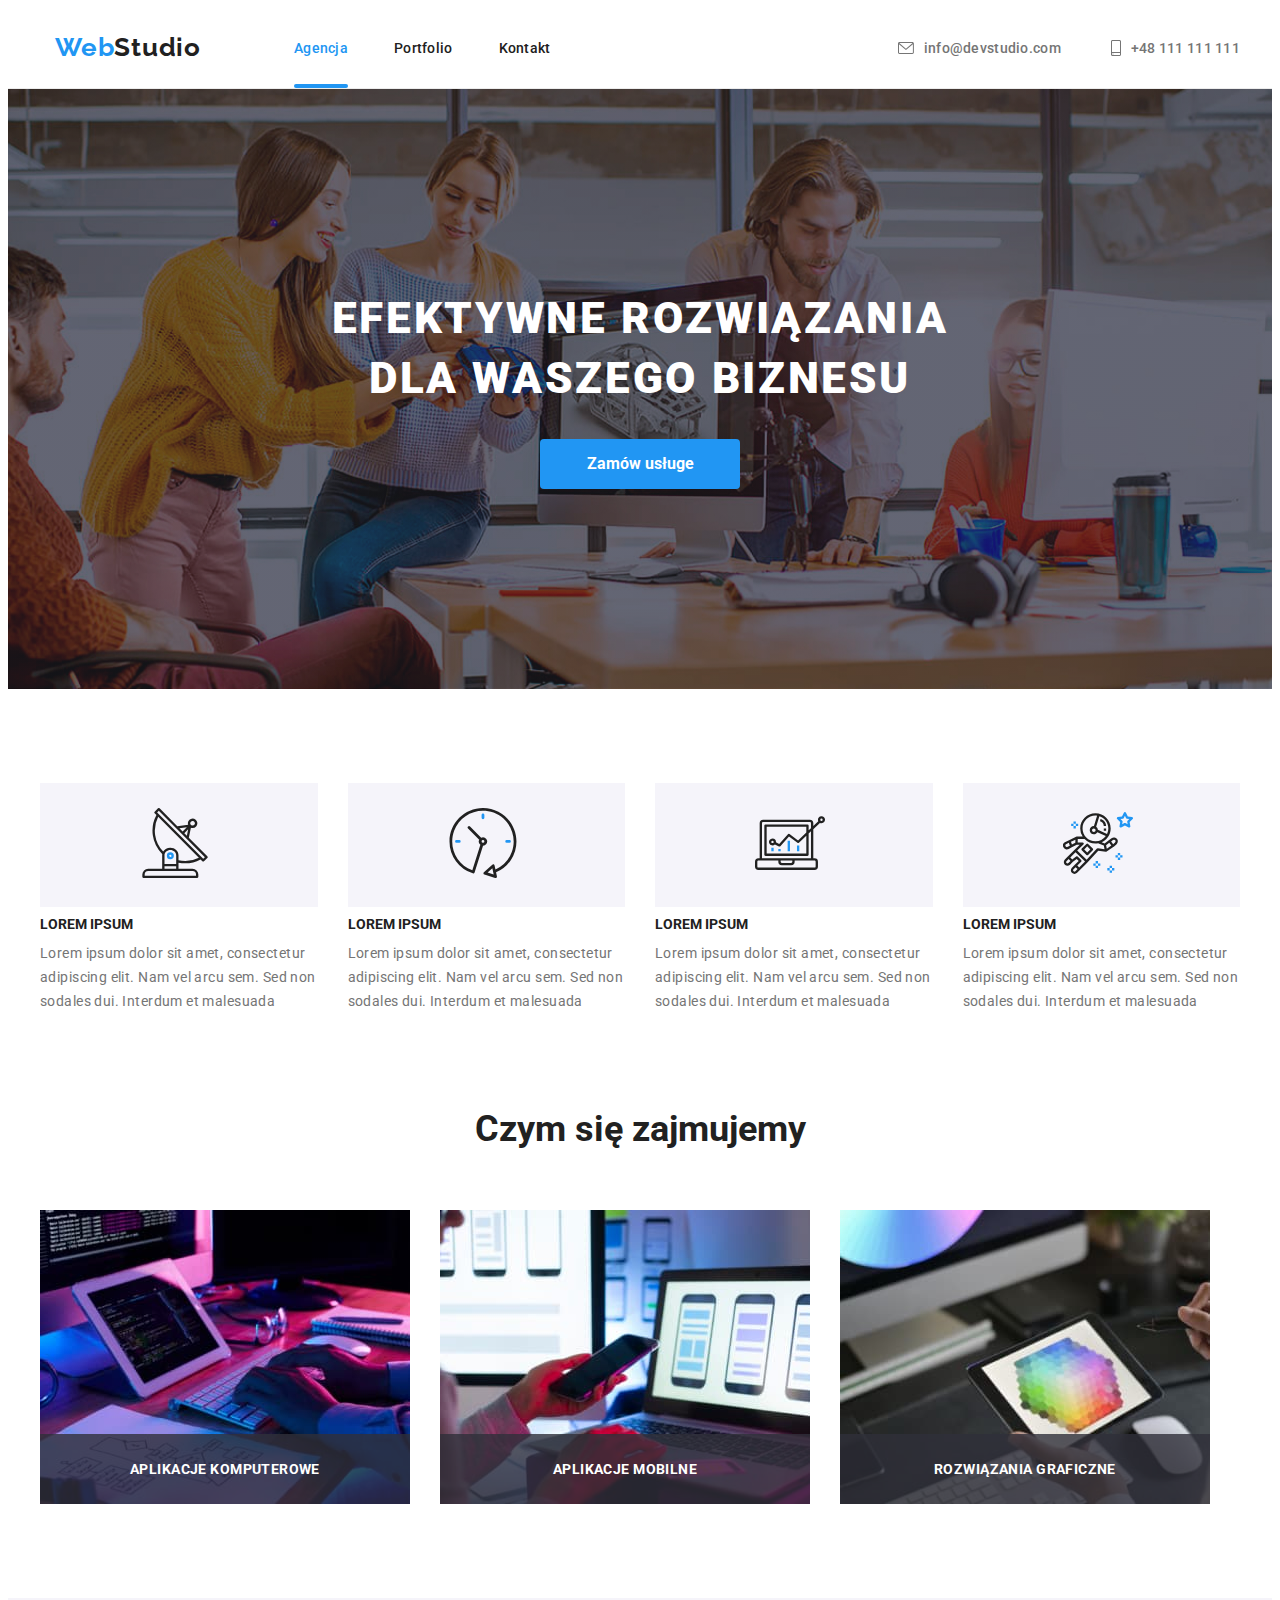
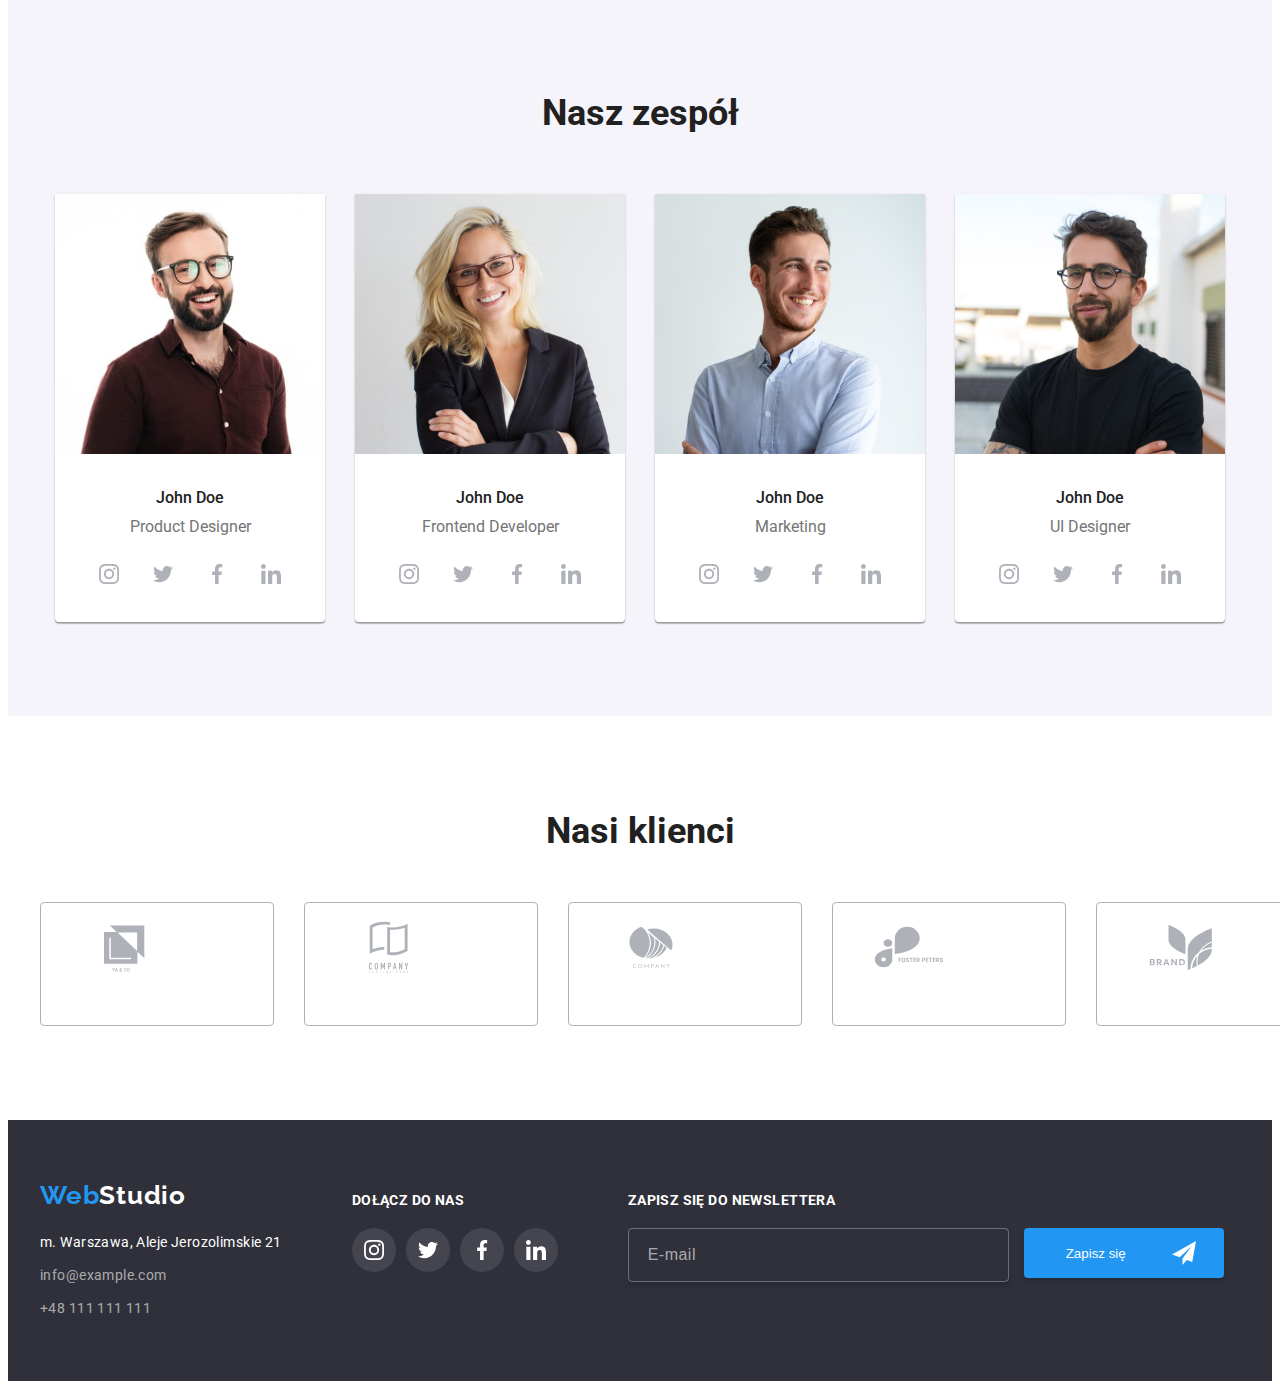
<file: index.html>
<!DOCTYPE html>
<html lang="pl">
  <head>
    <meta charset="UTF-8" />
    <meta http-equiv="X-UA-Compatible" content="IE=edge" />
    <meta name="viewport" content="width=device-width, initial-scale=1.0" />
    <title>WebStudio</title>
    <link
      rel="stylesheet"
      href="https://cdnjs.cloudflare.com/ajax/libs/modern-normalize/1.1.0/modern-normalize.min.css"
      integrity="sha512-wpPYUAdjBVSE4KJnH1VR1HeZfpl1ub8YT/NKx4PuQ5NmX2tKuGu6U/JRp5y+Y8XG2tV+wKQpNHVUX03MfMFn9Q=="
      crossorigin="anonymous"
      referrerpolicy="no-referrer"
    />
    <link
      href="https://fonts.googleapis.com/css2?family=Raleway:wght@700&family=Roboto:wght@400;500;700;900&display=swap"
      rel="stylesheet"
    />
    <link href="./css/main.min.css" rel="stylesheet" />
  </head>
  <body>
    <header class="header-border">
      <div class="container container--header">
        <nav class="main-nav">
          <a class="main-nav__logo" href="./index.html"
            >Web<span class="main-nav__logo main-nav__logo--black"
              >Studio</span
            ></a
          >
          <ul class="main-nav__links">
            <li>
              <a
                class="main-nav__links-item main-nav__links-item--underline"
                href="./index.html"
                >Agencja</a
              >
            </li>
            <li>
              <a class="main-nav__links-item" href="./portfolio.html"
                >Portfolio</a
              >
            </li>
            <li><a class="main-nav__links-item" href="#">Kontakt</a></li>
          </ul>
        </nav>
        <div class="contact-links">
          <a class="contact-links__item" href="mailto:info@devstudio.com">
            <svg class="contact-links__icon" width="16" height="12">
              <use href="./images/icons.svg#icon-envelope"></use>
            </svg>
            info@devstudio.com</a
          >
          <a class="contact-links__item" href="tel:+48111111111">
            <svg class="contact-links__icon" width="10" height="16">
              <use href="./images/icons.svg#icon-smartphone"></use>
            </svg>
            +48 111 111 111</a
          >
        </div>
      </div>
    </header>
    <main>
      <div
        class="page-section__background page-section__background--dark section order__background"
      >
        <div class="container">
          <section class="order">
            <h1 class="order__text">
              Efektywne rozwiązania dla waszego biznesu
            </h1>
            <button class="order__button" type="button" data-modal-open>
              Zamów usługe
            </button>
          </section>
        </div>
      </div>
      <div class="modal-backdrop is-hidden" data-modal>
        <div class="modal">
          <button type="button" class="modal__close-btn" data-modal-close>
            <svg width="18" height="18">
              <use href="./images/icons.svg#icon-close"></use>
            </svg>
          </button>
          <span class="modal__text"
            >Zostaw swoje dane w formularzu poniżej</span
          >
          <form class="modal-form" method="post" id="id-application">
            <label class="modal-form__text" for="id-name">Imie</label>
            <div class="modal-form__svg">
              <input
                class="modal-form__input"
                type="text"
                name="name"
                id="id-name"
              />
              <svg width="18" height="18">
                <use href="./images/icons.svg#icon-person"></use>
              </svg>
            </div>
            <label class="modal-form__text" for="id-phone-number"
              >Telefon</label
            >
            <div class="modal-form__svg">
              <input
                class="modal-form__input"
                type="tel"
                name="phone"
                id="id-phone-number"
              />
              <svg width="18" height="18">
                <use href="./images/icons.svg#icon-phone-black"></use>
              </svg>
            </div>
            <label class="modal-form__text" for="id-email">Email</label>
            <div class="modal-form__svg">
              <input
                class="modal-form__input"
                type="email"
                name="email"
                id="id-email"
              />
              <svg width="18" height="18">
                <use href="./images/icons.svg#icon-email-black"></use>
              </svg>
            </div>
            <label class="modal-form__text" for="id-comment">Komentarz</label>
            <textarea
              class="modal-form__input modal-form__input--comment"
              id="id-comment"
              name="comment"
              placeholder="Wprowadź tekst"
            ></textarea>
            <div class="modal-checkbox">
              <input
                class="modal-checkbox__input"
                type="checkbox"
                name="policies"
                id="agreement"
              />
              <svg class="modal-checkbox__custom" height="15" width="16">
                <use href="./images//icons.svg#icon-tick"></use>
              </svg>
              <label class="modal-checkbox__text" for="agreement"
                >Oświadczam iż akceptuję <a href="#">Regulamin</a> i
                <a href="#">Politykę Prywatności.</a>
              </label>
            </div>
          </form>
          <button type="submit" form="id-application">Wyślij</button>
        </div>
      </div>
      <section class="page-section__background section">
        <div class="container">
          <ul class="article">
            <li>
              <article>
                <div class="article__icon">
                  <svg width="70" height="70">
                    <use href="./images/icons.svg#icon-antenna-1"></use>
                  </svg>
                </div>
                <h3 class="article__title">Lorem ipsum</h3>
                <p class="article__text">
                  Lorem ipsum dolor sit amet, consectetur adipiscing elit. Nam
                  vel arcu sem. Sed non sodales dui. Interdum et malesuada
                </p>
              </article>
            </li>
            <li>
              <article>
                <div class="article__icon">
                  <svg width="70" height="70">
                    <use href="./images/icons.svg#icon-clock-1"></use>
                  </svg>
                </div>
                <h3 class="article__title">Lorem ipsum</h3>
                <p class="article__text">
                  Lorem ipsum dolor sit amet, consectetur adipiscing elit. Nam
                  vel arcu sem. Sed non sodales dui. Interdum et malesuada
                </p>
              </article>
            </li>
            <li>
              <article>
                <div class="article__icon">
                  <svg width="70" height="70">
                    <use href="./images/icons.svg#icon-diagram-1"></use>
                  </svg>
                </div>
                <h3 class="article__title">Lorem ipsum</h3>
                <p class="article__text">
                  Lorem ipsum dolor sit amet, consectetur adipiscing elit. Nam
                  vel arcu sem. Sed non sodales dui. Interdum et malesuada
                </p>
              </article>
            </li>
            <li>
              <article>
                <div class="article__icon">
                  <svg width="70" height="70">
                    <use href="./images/icons.svg#icon-astronaut-1"></use>
                  </svg>
                </div>
                <h3 class="article__title">Lorem ipsum</h3>
                <p class="article__text">
                  Lorem ipsum dolor sit amet, consectetur adipiscing elit. Nam
                  vel arcu sem. Sed non sodales dui. Interdum et malesuada
                </p>
              </article>
            </li>
          </ul>
        </div>
      </section>
      <section class="page-section__background section">
        <div class="container container--negative-margin">
          <h2 class="section__title">Czym się zajmujemy</h2>
          <div class="photo__container">
            <div class="photo__box">
              <img
                src="./images/img1.jpg"
                alt="hands typing code on a keyboard"
                width="370"
                height="294"
              />
              <p class="photo__caption">Aplikacje komputerowe</p>
            </div>
            <div class="photo__box">
              <img
                src="./images/img2.jpg"
                alt="woman with a phone in her hand looking at phone interfaces"
                width="370"
                height="294"
              />
              <p class="photo__caption">Aplikacje mobilne</p>
            </div>
            <div class="photo__box">
              <img
                src="./images/img3.jpg"
                alt="person using a graphics tablet"
                width="370"
                height="294"
              />
              <p class="photo__caption">Rozwiązania graficzne</p>
            </div>
          </div>
        </div>
      </section>
      <section
        class="page-section__background page-section__background--grey section"
      >
        <div class="container">
          <h2 class="section__title">Nasz zespół</h2>
          <ul class="card__main-list">
            <li>
              <figure>
                <img
                  src="./images/worker1.jpg"
                  alt="picture of John Doe"
                  width="270"
                  height="260"
                />
                <figcaption class="card__text">
                  <span class="card__text card__text--dark">John Doe</span>
                  <span class="card__text card__text--light"
                    >Product Designer</span
                  >
                </figcaption>
                <ul class="card__secondary-list">
                  <li>
                    <a href="#" class="card__icon">
                      <svg width="20" height="20">
                        <use href="./images/icons.svg#icon-instagram-2"></use>
                      </svg>
                    </a>
                  </li>
                  <li>
                    <a href="#" class="card__icon">
                      <svg width="20" height="20">
                        <use href="./images/icons.svg#icon-twitter-1"></use>
                      </svg>
                    </a>
                  </li>
                  <li>
                    <a href="#" class="card__icon">
                      <svg width="20" height="20">
                        <use href="./images/icons.svg#icon-facebook-1"></use>
                      </svg>
                    </a>
                  </li>
                  <li>
                    <a href="#" class="card__icon">
                      <svg width="20" height="20">
                        <use href="./images/icons.svg#icon-linkedin-1"></use>
                      </svg>
                    </a>
                  </li>
                </ul>
              </figure>
            </li>
            <li>
              <figure>
                <img
                  src="./images/worker2.jpg"
                  alt="picture of John Doe"
                  width="270"
                  height="260"
                />
                <figcaption class="card__text">
                  <span class="card__text card__text--dark">John Doe</span>
                  <span class="card__text card__text--light"
                    >Frontend Developer</span
                  >
                </figcaption>
                <ul class="card__secondary-list">
                  <li>
                    <a href="#" class="card__icon">
                      <svg width="20" height="20">
                        <use href="./images/icons.svg#icon-instagram-2"></use>
                      </svg>
                    </a>
                  </li>
                  <li>
                    <a href="#" class="card__icon">
                      <svg width="20" height="20">
                        <use href="./images/icons.svg#icon-twitter-1"></use>
                      </svg>
                    </a>
                  </li>
                  <li>
                    <a href="#" class="card__icon">
                      <svg width="20" height="20">
                        <use href="./images/icons.svg#icon-facebook-1"></use>
                      </svg>
                    </a>
                  </li>
                  <li>
                    <a href="#" class="card__icon">
                      <svg width="20" height="20">
                        <use href="./images/icons.svg#icon-linkedin-1"></use>
                      </svg>
                    </a>
                  </li>
                </ul>
              </figure>
            </li>
            <li>
              <figure>
                <img
                  src="./images/worker3.jpg"
                  alt="picture of John Doe"
                  width="270"
                  height="260"
                />
                <figcaption class="card__text">
                  <span class="card__text card__text--dark">John Doe</span>
                  <span class="card__text card__text--light">Marketing</span>
                </figcaption>
                <ul class="card__secondary-list">
                  <li>
                    <a href="#" class="card__icon">
                      <svg width="20" height="20">
                        <use href="./images/icons.svg#icon-instagram-2"></use>
                      </svg>
                    </a>
                  </li>
                  <li>
                    <a href="#" class="card__icon">
                      <svg width="20" height="20">
                        <use href="./images/icons.svg#icon-twitter-1"></use>
                      </svg>
                    </a>
                  </li>
                  <li>
                    <a href="#" class="card__icon">
                      <svg width="20" height="20">
                        <use href="./images/icons.svg#icon-facebook-1"></use>
                      </svg>
                    </a>
                  </li>
                  <li>
                    <a href="#" class="card__icon">
                      <svg width="20" height="20">
                        <use href="./images/icons.svg#icon-linkedin-1"></use>
                      </svg>
                    </a>
                  </li>
                </ul>
              </figure>
            </li>
            <li>
              <figure>
                <img
                  src="./images/worker4.jpg"
                  alt="picture of John Doe"
                  width="270"
                  height="260"
                />
                <figcaption class="card__text">
                  <span class="card__text card__text--dark">John Doe</span>
                  <span class="card__text card__text--light">UI Designer</span>
                </figcaption>
                <ul class="card__secondary-list">
                  <li>
                    <a href="#" class="card__icon">
                      <svg width="20" height="20">
                        <use href="./images/icons.svg#icon-instagram-2"></use>
                      </svg>
                    </a>
                  </li>
                  <li>
                    <a href="#" class="card__icon">
                      <svg width="20" height="20">
                        <use href="./images/icons.svg#icon-twitter-1"></use>
                      </svg>
                    </a>
                  </li>
                  <li>
                    <a href="#" class="card__icon">
                      <svg width="20" height="20">
                        <use href="./images/icons.svg#icon-facebook-1"></use>
                      </svg>
                    </a>
                  </li>
                  <li>
                    <a href="#" class="card__icon">
                      <svg width="20" height="20">
                        <use href="./images/icons.svg#icon-linkedin-1"></use>
                      </svg>
                    </a>
                  </li>
                </ul>
              </figure>
            </li>
          </ul>
        </div>
      </section>
      <section class="section page-section__background">
        <div class="container">
          <h2 class="section__title">Nasi klienci</h2>
          <ul class="tabs__list">
            <li>
              <a href="#" class="tabs__icon">
                <svg width="106" height="60">
                  <use href="./images/icons.svg#icon-Logo"></use>
                </svg>
              </a>
            </li>
            <li>
              <a href="#" class="tabs__icon">
                <svg width="106" height="60">
                  <use href="./images/icons.svg#icon-Logo-1"></use>
                </svg>
              </a>
            </li>
            <li>
              <a href="#" class="tabs__icon">
                <svg width="106" height="60">
                  <use href="./images/icons.svg#icon-Logo-2"></use>
                </svg>
              </a>
            </li>
            <li>
              <a href="#" class="tabs__icon">
                <svg width="106" height="60">
                  <use href="./images/icons.svg#icon-Logo-3"></use>
                </svg>
              </a>
            </li>
            <li>
              <a href="#" class="tabs__icon">
                <svg width="106" height="60">
                  <use href="./images/icons.svg#icon-Logo-4"></use>
                </svg>
              </a>
            </li>
            <li>
              <a href="#" class="tabs__icon">
                <svg width="106" height="60">
                  <use href="./images/icons.svg#icon-Logo-5"></use>
                </svg>
              </a>
            </li>
          </ul>
        </div>
      </section>
    </main>
    <footer class="page-section__background page-section__background--dark">
      <div class="container container--footer">
        <div class="footer__box">
          <a class="main-nav__logo main-nav__logo--footer" href="./index.html"
            >Web<span class="main-nav__logo main-nav__logo--white"
              >Studio</span
            ></a
          >
          <address>
            m. Warszawa, Aleje Jerozolimskie 21
            <a class="contact-links__footer" href="mailto:info@example.com"
              >info@example.com</a
            >
            <a class="contact-links__footer" href="tel:+48111111111"
              >+48 111 111 111</a
            >
          </address>
        </div>
        <div class="footer-socials">
          <span class="footer__text">Dołącz do nas</span>
          <ul class="footer-socials__list">
            <li>
              <a class="footer-socials__item" href="#">
                <svg width="20" height="20">
                  <use href="./images/icons.svg#icon-instagram-2"></use>
                </svg>
              </a>
            </li>
            <li>
              <a class="footer-socials__item" href="#">
                <svg width="20" height="20">
                  <use href="./images/icons.svg#icon-twitter-1"></use>
                </svg>
              </a>
            </li>
            <li>
              <a class="footer-socials__item" href="#">
                <svg width="20" height="20">
                  <use href="./images/icons.svg#icon-facebook-1"></use>
                </svg>
              </a>
            </li>
            <li>
              <a class="footer-socials__item" href="#">
                <svg width="20" height="20">
                  <use href="./images/icons.svg#icon-linkedin-1"></use>
                </svg>
              </a>
            </li>
          </ul>
        </div>
        <div class="footer-newsletter">
          <form method="post" id="id-newsletter">
            <label class="footer-newsletter__box">
              <span class="footer__text">Zapisz się do newslettera</span>
              <input
                class="footer-newsletter__input"
                type="email"
                name="newsletter-email"
                placeholder="E-mail"
                required
              />
            </label>
          </form>
          <button type="submit" form="id-newsletter">
            Zapisz się
            <svg width="24" height="24">
              <use href="./images/icons.svg#icon-icon-send"></use>
            </svg>
          </button>
        </div>
      </div>
    </footer>
    <script src="./js/modal.js"></script>
  </body>
</html>
</file>
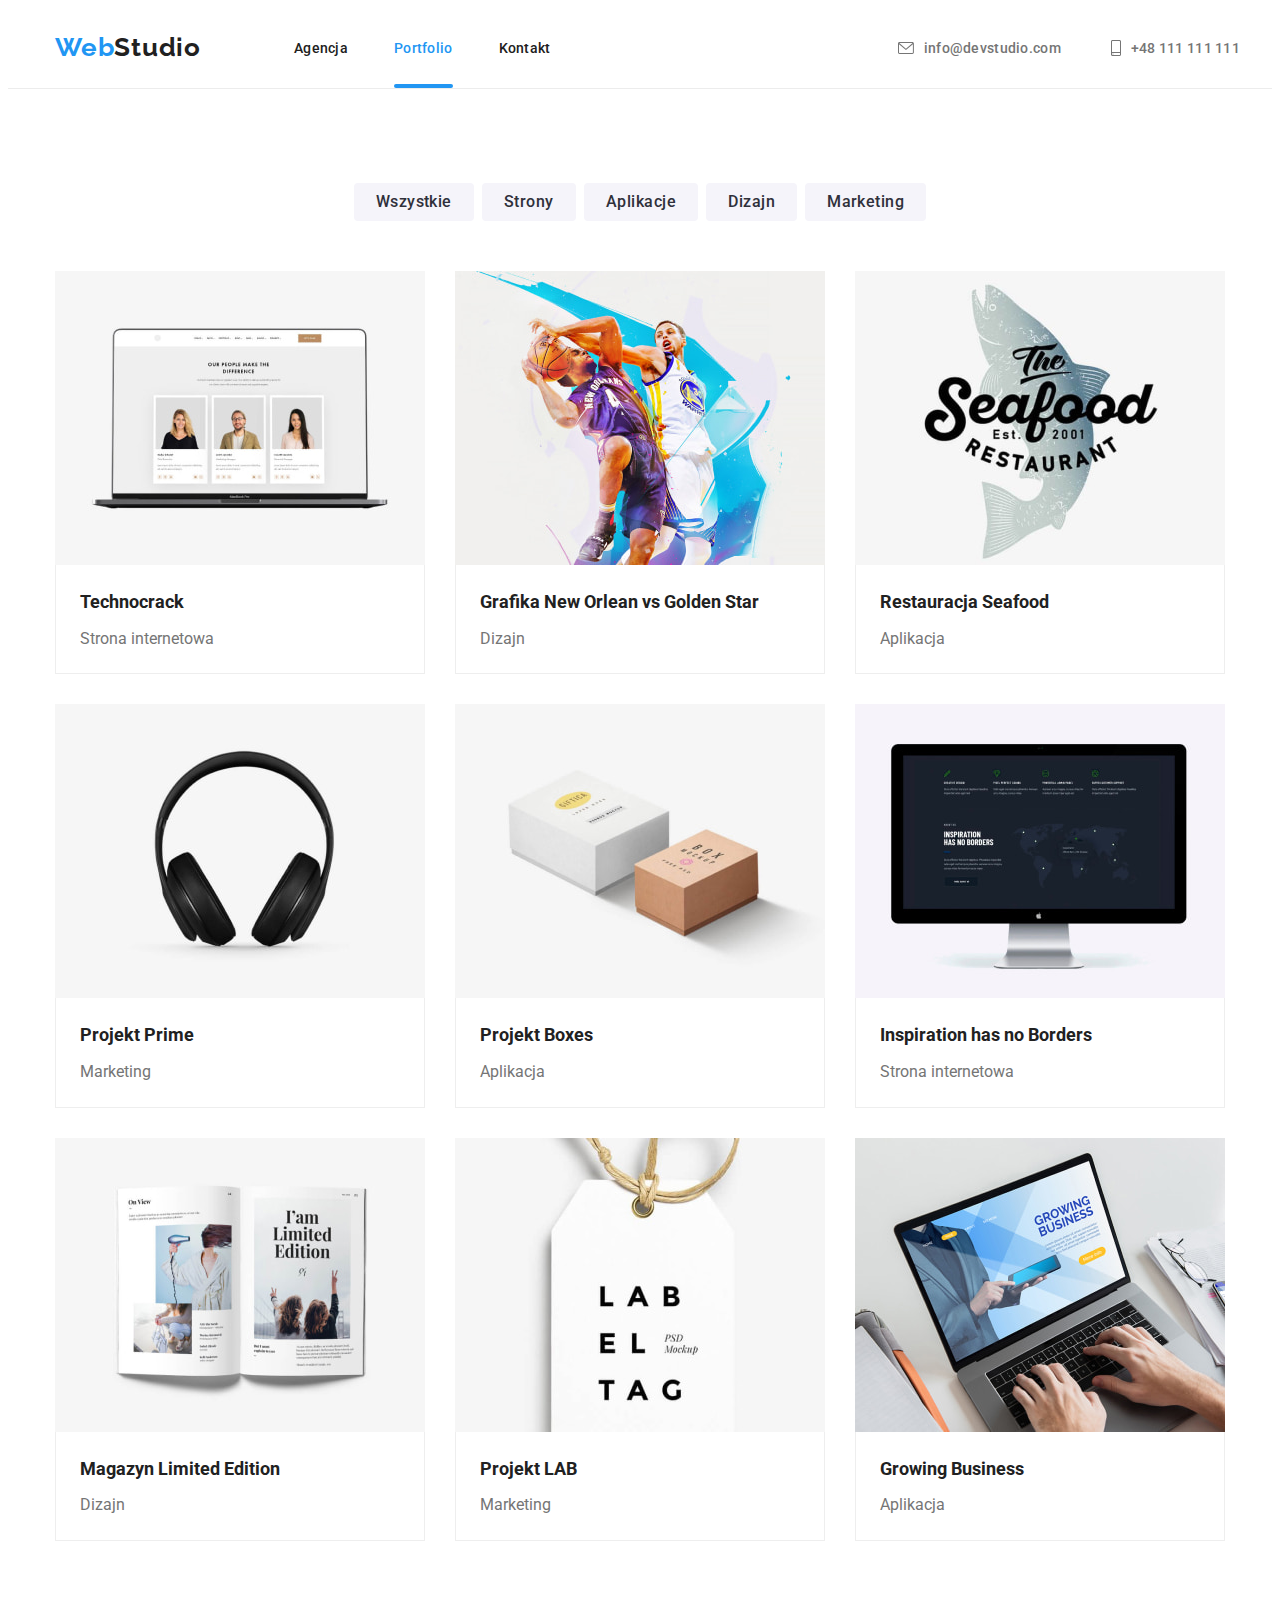
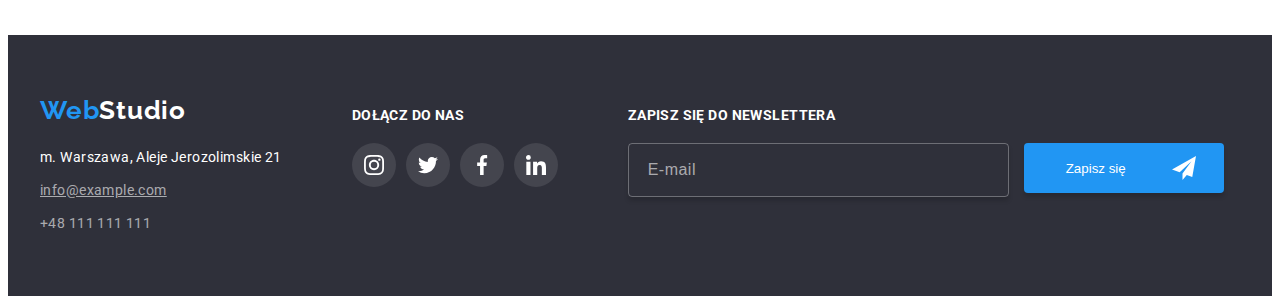
<file: portfolio.html>
<!DOCTYPE html>
<html lang="pl">
  <head>
    <meta charset="UTF-8" />
    <meta http-equiv="X-UA-Compatible" content="IE=edge" />
    <meta name="viewport" content="width=device-width, initial-scale=1.0" />
    <title>Portfolio</title>
    <link
      rel="stylesheet"
      href="https://cdnjs.cloudflare.com/ajax/libs/modern-normalize/1.1.0/modern-normalize.min.css"
      integrity="sha512-wpPYUAdjBVSE4KJnH1VR1HeZfpl1ub8YT/NKx4PuQ5NmX2tKuGu6U/JRp5y+Y8XG2tV+wKQpNHVUX03MfMFn9Q=="
      crossorigin="anonymous"
      referrerpolicy="no-referrer"
    />
    <link
      href="https://fonts.googleapis.com/css2?family=Raleway:wght@700&family=Roboto:wght@400;500;700;900&display=swap"
      rel="stylesheet"
    />
    <link href="./css/main.min.css" rel="stylesheet" />
  </head>
  <body>
    <header class="header-border">
      <div class="container container--header">
        <nav class="main-nav">
          <a class="main-nav__logo" href="./index.html"
            >Web<span class="main-nav__logo main-nav__logo--black"
              >Studio</span
            ></a
          >
          <ul class="main-nav__links">
            <li>
              <a class="main-nav__links-item" href="./index.html">Agencja</a>
            </li>
            <li>
              <a
                class="main-nav__links-item main-nav__links-item--underline"
                href="./portfolio.html"
                >Portfolio</a
              >
            </li>
            <li><a class="main-nav__links-item" href="#">Kontakt</a></li>
          </ul>
        </nav>
        <div class="contact-links">
          <a class="contact-links__item" href="mailto:info@devstudio.com">
            <svg class="contact-links__icon" width="16" height="12">
              <use href="./images/icons.svg#icon-envelope"></use>
            </svg>
            info@devstudio.com</a
          >
          <a class="contact-links__item" href="tel:+48111111111">
            <svg class="contact-links__icon" width="10" height="16">
              <use href="./images/icons.svg#icon-smartphone"></use>
            </svg>
            +48 111 111 111</a
          >
        </div>
      </div>
    </header>
    <main class="section">
      <div class="container">
        <ul class="filter__list">
          <li>
            <button class="filter__button" type="button">Wszystkie</button>
          </li>
          <li><button class="filter__button" type="button">Strony</button></li>
          <li>
            <button class="filter__button" type="button">Aplikacje</button>
          </li>
          <li><button class="filter__button" type="button">Dizajn</button></li>
          <li>
            <button class="filter__button" type="button">Marketing</button>
          </li>
        </ul>
      </div>
      <div class="container">
        <ul class="grid">
          <li>
            <figure class="grid__item" tabindex="0">
              <div class="grid__container">
                <img
                  src="./images/portfolio1.jpg"
                  alt="screen of a laptop"
                  width="370"
                  height="294"
                />
                <div class="grid__image-overlay">
                  <p>
                    Technocrack jest popularną platformą wykorzystywaną do
                    rozpowszechniania koronawirusa. Firmy wykorzystują tę
                    platformę do celów szpiegowskich i ataków na
                    niezabezpieczone serwery konkurencji
                  </p>
                </div>
              </div>
              <figcaption>
                <span class="grid__image-caption">Technocrack</span>
                <span class="grid__image-caption grid__image-caption--smaller"
                  >Strona internetowa</span
                >
              </figcaption>
            </figure>
          </li>
          <li>
            <figure class="grid__item" tabindex="0">
              <div class="grid__container">
                <img
                  src="./images/portfolio2.jpg"
                  alt="design of people playing basketball"
                  width="370"
                  height="294"
                />
                <div class="grid__image-overlay">
                  <p>
                    Technocrack jest popularną platformą wykorzystywaną do
                    rozpowszechniania koronawirusa. Firmy wykorzystują tę
                    platformę do celów szpiegowskich i ataków na
                    niezabezpieczone serwery konkurencji
                  </p>
                </div>
              </div>
              <figcaption>
                <span class="grid__image-caption"
                  >Grafika New Orlean vs Golden Star</span
                >
                <span class="grid__image-caption grid__image-caption--smaller"
                  >Dizajn</span
                >
              </figcaption>
            </figure>
          </li>
          <li>
            <figure class="grid__item" tabindex="0">
              <div class="grid__container">
                <img
                  src="./images/portfolio3.jpg"
                  alt="logo of a restaurant"
                  width="370"
                  height="294"
                />
                <div class="grid__image-overlay">
                  <p>
                    Technocrack jest popularną platformą wykorzystywaną do
                    rozpowszechniania koronawirusa. Firmy wykorzystują tę
                    platformę do celów szpiegowskich i ataków na
                    niezabezpieczone serwery konkurencji
                  </p>
                </div>
              </div>
              <figcaption>
                <span class="grid__image-caption">Restauracja Seafood</span>
                <span class="grid__image-caption grid__image-caption--smaller"
                  >Aplikacja</span
                >
              </figcaption>
            </figure>
          </li>
          <li>
            <figure class="grid__item" tabindex="0">
              <div class="grid__container">
                <img
                  src="./images/portfolio4.jpg"
                  alt="headphones"
                  width="370"
                  height="294"
                />
                <div class="grid__image-overlay">
                  <p>
                    Technocrack jest popularną platformą wykorzystywaną do
                    rozpowszechniania koronawirusa. Firmy wykorzystują tę
                    platformę do celów szpiegowskich i ataków na
                    niezabezpieczone serwery konkurencji
                  </p>
                </div>
              </div>
              <figcaption>
                <span class="grid__image-caption">Projekt Prime</span>
                <span class="grid__image-caption grid__image-caption--smaller"
                  >Marketing</span
                >
              </figcaption>
            </figure>
          </li>
          <li>
            <figure class="grid__item" tabindex="0">
              <div class="grid__container">
                <img
                  src="./images/portfolio5.jpg"
                  alt="designed boxes"
                  width="370"
                  height="294"
                />
                <div class="grid__image-overlay">
                  <p>
                    Technocrack jest popularną platformą wykorzystywaną do
                    rozpowszechniania koronawirusa. Firmy wykorzystują tę
                    platformę do celów szpiegowskich i ataków na
                    niezabezpieczone serwery konkurencji
                  </p>
                </div>
              </div>
              <figcaption>
                <span class="grid__image-caption">Projekt Boxes</span>
                <span class="grid__image-caption grid__image-caption--smaller"
                  >Aplikacja</span
                >
              </figcaption>
            </figure>
          </li>
          <li>
            <figure class="grid__item" tabindex="0">
              <div class="grid__container">
                <img
                  src="./images/portfolio6.jpg"
                  alt="computer screen with world's map"
                  width="370"
                  height="294"
                />
                <div class="grid__image-overlay">
                  <p>
                    Technocrack jest popularną platformą wykorzystywaną do
                    rozpowszechniania koronawirusa. Firmy wykorzystują tę
                    platformę do celów szpiegowskich i ataków na
                    niezabezpieczone serwery konkurencji
                  </p>
                </div>
              </div>
              <figcaption>
                <span class="grid__image-caption"
                  >Inspiration has no Borders</span
                >
                <span class="grid__image-caption grid__image-caption--smaller"
                  >Strona internetowa</span
                >
              </figcaption>
            </figure>
          </li>
          <li>
            <figure class="grid__item" tabindex="0">
              <div class="grid__container">
                <img
                  src="./images/portfolio7.jpg"
                  alt="limited edition magazine"
                  width="370"
                  height="294"
                />
                <div class="grid__image-overlay">
                  <p>
                    Technocrack jest popularną platformą wykorzystywaną do
                    rozpowszechniania koronawirusa. Firmy wykorzystują tę
                    platformę do celów szpiegowskich i ataków na
                    niezabezpieczone serwery konkurencji
                  </p>
                </div>
              </div>
              <figcaption>
                <span class="grid__image-caption">Magazyn Limited Edition</span>
                <span class="grid__image-caption grid__image-caption--smaller"
                  >Dizajn</span
                >
              </figcaption>
            </figure>
          </li>
          <li>
            <figure class="grid__item" tabindex="0">
              <div class="grid__container">
                <img
                  src="./images/portfolio8.jpg"
                  alt="designed label tag"
                  width="370"
                  height="294"
                />
                <div class="grid__image-overlay">
                  <p>
                    Technocrack jest popularną platformą wykorzystywaną do
                    rozpowszechniania koronawirusa. Firmy wykorzystują tę
                    platformę do celów szpiegowskich i ataków na
                    niezabezpieczone serwery konkurencji
                  </p>
                </div>
              </div>
              <figcaption>
                <span class="grid__image-caption">Projekt LAB</span>
                <span class="grid__image-caption grid__image-caption--smaller"
                  >Marketing</span
                >
              </figcaption>
            </figure>
          </li>
          <li>
            <figure class="grid__item" tabindex="0">
              <div class="grid__container">
                <img
                  src="./images/portfolio9.jpg"
                  alt="laptop screen with growing business website"
                  width="370"
                  height="294"
                />
                <div class="grid__image-overlay">
                  <p>
                    Technocrack jest popularną platformą wykorzystywaną do
                    rozpowszechniania koronawirusa. Firmy wykorzystują tę
                    platformę do celów szpiegowskich i ataków na
                    niezabezpieczone serwery konkurencji
                  </p>
                </div>
              </div>
              <figcaption>
                <span class="grid__image-caption">Growing Business</span>
                <span class="grid__image-caption grid__image-caption--smaller"
                  >Aplikacja</span
                >
              </figcaption>
            </figure>
          </li>
        </ul>
      </div>
    </main>
    <footer class="page-section__background page-section__background--dark">
      <div class="container container--footer">
        <div class="footer__box">
          <a class="main-nav__logo main-nav__logo--footer" href="./index.html"
            >Web<span class="main-nav__logo main-nav__logo--white"
              >Studio</span
            ></a
          >
          <address>
            m. Warszawa, Aleje Jerozolimskie 21
            <a
              class="contact-links__footer contact-links__footer--underlined"
              href="mailto:info@example.com"
              >info@example.com</a
            >
            <a class="contact-links__footer" href="tel:+48111111111"
              >+48 111 111 111</a
            >
          </address>
        </div>
        <div class="footer-socials">
          <span class="footer__text">Dołącz do nas</span>
          <ul class="footer-socials__list">
            <li>
              <a class="footer-socials__item" href="#">
                <svg width="20" height="20">
                  <use href="./images/icons.svg#icon-instagram-2"></use>
                </svg>
              </a>
            </li>
            <li>
              <a class="footer-socials__item" href="#">
                <svg width="20" height="20">
                  <use href="./images/icons.svg#icon-twitter-1"></use>
                </svg>
              </a>
            </li>
            <li>
              <a class="footer-socials__item" href="#">
                <svg width="20" height="20">
                  <use href="./images/icons.svg#icon-facebook-1"></use>
                </svg>
              </a>
            </li>
            <li>
              <a class="footer-socials__item" href="#">
                <svg width="20" height="20">
                  <use href="./images/icons.svg#icon-linkedin-1"></use>
                </svg>
              </a>
            </li>
          </ul>
        </div>
        <div class="footer-newsletter">
          <form method="post" id="id-newsletter">
            <label class="footer-newsletter__box">
              <span class="footer__text">Zapisz się do newslettera</span>
              <input
                class="footer-newsletter__input"
                type="email"
                name="newsletter-email"
                placeholder="E-mail"
                required
              />
            </label>
          </form>
          <button type="submit" form="id-newsletter">
            Zapisz się
            <svg width="24" height="24">
              <use href="./images/icons.svg#icon-icon-send"></use>
            </svg>
          </button>
        </div>
      </div>
    </footer>
  </body>
</html>
</file>
<file: css/main.min.css>
.main-nav{display:-webkit-box;display:-ms-flexbox;display:flex;-webkit-box-align:center;-ms-flex-align:center;align-items:center;gap:93px}.main-nav__logo{text-decoration:none;font-family:"Raleway",sans-serif;font-style:normal;font-weight:700;font-size:26px;line-height:31px;letter-spacing:.03em;color:#2196f3;margin-left:15px}.main-nav__logo--black{color:#212121;margin:0}.main-nav__logo--white{color:#fff;margin:0}.main-nav__logo--footer{padding:0;margin:0}.main-nav__links{list-style:none;display:-webkit-box;display:-ms-flexbox;display:flex;gap:46px}.main-nav__links-item{text-decoration:none;color:#212121;font-weight:500;line-height:1.15;font-size:14px;letter-spacing:.02em;position:relative;-webkit-transition:color 250ms cubic-bezier(0.4, 0, 0.2, 1);transition:color 250ms cubic-bezier(0.4, 0, 0.2, 1)}.main-nav__links-item:hover,.main-nav__links-item:focus{color:#2196f3}.main-nav__links-item--underline{position:relative;color:#2196f3}.main-nav__links-item--underline::after,.main-nav__links-item:hover::after,.main-nav__links-item:focus::after{content:"";width:100%;height:4px;background-color:#2196f3;border-radius:2px;position:absolute;left:0;bottom:-32px}.contact-links{display:-webkit-box;display:-ms-flexbox;display:flex;gap:50px}.contact-links__item{display:-webkit-box;display:-ms-flexbox;display:flex;-webkit-box-align:center;-ms-flex-align:center;align-items:center;text-decoration:none;gap:10px;color:#757575;font-weight:500;font-size:14px;letter-spacing:.02em;-webkit-transition:color 250ms cubic-bezier(0.4, 0, 0.2, 1);transition:color 250ms cubic-bezier(0.4, 0, 0.2, 1)}.contact-links__item:hover,.contact-links__item:focus{color:#2196f3}.contact-links__icon{fill:currentColor}.contact-links__footer{color:rgba(255,255,255,.6);line-height:1.71;text-decoration:none;-webkit-transition:color 250ms cubic-bezier(0.4, 0, 0.2, 1);transition:color 250ms cubic-bezier(0.4, 0, 0.2, 1);width:-webkit-fit-content;width:-moz-fit-content;width:fit-content}.contact-links__footer:focus,.contact-links__footer:hover{color:#2196f3}.contact-links__footer--underlined{text-decoration:underline}.contact-links__footer--underlined:focus,.contact-links__footer--underlined:hover{color:#2196f3}.order{display:-webkit-box;display:-ms-flexbox;display:flex;-webkit-box-orient:vertical;-webkit-box-direction:normal;-ms-flex-direction:column;flex-direction:column;-webkit-box-pack:center;-ms-flex-pack:center;justify-content:center;-webkit-box-align:center;-ms-flex-align:center;align-items:center;gap:30px}.order__background{background:-webkit-gradient(linear, left top, left bottom, from(rgba(47, 48, 58, 0.4)), to(rgba(47, 48, 58, 0.4))),url(../images/background_img.jpg);background:linear-gradient(rgba(47, 48, 58, 0.4), rgba(47, 48, 58, 0.4)),url(../images/background_img.jpg);background-position:center;background-size:1600px;background-repeat:no-repeat}.order__text{font-weight:900;font-size:44px;line-height:1.36;color:#fff;text-transform:uppercase;letter-spacing:.06em;font-style:normal;display:block;text-align:center;margin:106px 252px 0}.order__button{background-color:#2196f3;color:#fff;font-size:16px;font-weight:700;font-family:"Roboto",sans-serif;cursor:pointer;outline:none;border:none;width:200px;height:50px;border-radius:4px;margin-bottom:106px}.is-hidden{opacity:0;visibility:hidden;pointer-events:none;-webkit-transition:opacity 250ms cubic-bezier(0.4, 0, 0.2, 1),visibility 250ms cubic-bezier(0.4, 0, 0.2, 1);transition:opacity 250ms cubic-bezier(0.4, 0, 0.2, 1),visibility 250ms cubic-bezier(0.4, 0, 0.2, 1)}.modal-backdrop{background-color:rgba(0,0,0,.2);position:fixed;display:-webkit-box;display:-ms-flexbox;display:flex;z-index:1;top:0;right:0;bottom:0;left:0;-webkit-transition:opacity 250ms cubic-bezier(0.4, 0, 0.2, 1);transition:opacity 250ms cubic-bezier(0.4, 0, 0.2, 1)}.modal-backdrop.is-hidden .modal{-webkit-transform:scale(0);transform:scale(0)}.modal{background-color:#fff;margin:auto;width:528px;height:581px;position:relative;-webkit-transition:-webkit-transform 250ms cubic-bezier(0.4, 0, 0.2, 1);transition:-webkit-transform 250ms cubic-bezier(0.4, 0, 0.2, 1);transition:transform 250ms cubic-bezier(0.4, 0, 0.2, 1);transition:transform 250ms cubic-bezier(0.4, 0, 0.2, 1), -webkit-transform 250ms cubic-bezier(0.4, 0, 0.2, 1);text-align:center;padding-top:40px}.modal__close-btn{width:30px;height:30px;border-radius:50%;position:absolute;display:-webkit-box;display:-ms-flexbox;display:flex;-webkit-box-align:center;-ms-flex-align:center;align-items:center;top:8px;right:8px;border:1px solid rgba(0,0,0,.1);background-color:#fff;cursor:pointer}.modal__text{font-weight:700;font-size:20px;text-align:center;letter-spacing:.03em;display:inline-block;margin-bottom:12px}.modal button[type=submit]{width:200px;height:50px;margin-top:30px;background-color:#2196f3;color:#fff;border:none;border-radius:4px;font-weight:700;font-size:16px;line-height:1.88;letter-spacing:.06em;-webkit-box-shadow:0px 4px 4px rgba(0,0,0,.15);box-shadow:0px 4px 4px rgba(0,0,0,.15);cursor:pointer}.modal-form{display:-webkit-box;display:-ms-flexbox;display:flex;-webkit-box-orient:vertical;-webkit-box-direction:normal;-ms-flex-direction:column;flex-direction:column;-webkit-box-align:start;-ms-flex-align:start;align-items:flex-start;margin-left:40px}.modal-form__text{font-size:12px;letter-spacing:.01em}.modal-form__svg{position:relative;margin-top:4px;margin-bottom:10px}.modal-form__svg:focus-within svg{fill:#2196f3}.modal-form__svg svg{position:absolute;left:12px;top:11px;-webkit-transition:fill 250ms cubic-bezier(0.4, 0, 0.2, 1);transition:fill 250ms cubic-bezier(0.4, 0, 0.2, 1)}.modal-form__input{width:448px;height:40px;display:inline-block;position:relative;padding:0 16px 0 42px;border:1px solid rgba(33,33,33,.2);border-radius:4px;-webkit-transition:border-color 250ms cubic-bezier(0.4, 0, 0.2, 1);transition:border-color 250ms cubic-bezier(0.4, 0, 0.2, 1)}.modal-form__input:focus{outline:none;border-color:#2196f3}.modal-form__input--comment{resize:none;height:120px;margin-top:4px;margin-bottom:20px;padding-top:12px;padding-left:16px}.modal-form__input--comment::-webkit-input-placeholder{font-size:12px;line-height:14px;letter-spacing:.01em;color:rgba(117,117,117,.5)}.modal-form__input--comment::-moz-placeholder{font-size:12px;line-height:14px;letter-spacing:.01em;color:rgba(117,117,117,.5)}.modal-form__input--comment:-ms-input-placeholder{font-size:12px;line-height:14px;letter-spacing:.01em;color:rgba(117,117,117,.5)}.modal-form__input--comment::-ms-input-placeholder{font-size:12px;line-height:14px;letter-spacing:.01em;color:rgba(117,117,117,.5)}.modal-form__input--comment::placeholder{font-size:12px;line-height:14px;letter-spacing:.01em;color:rgba(117,117,117,.5)}.modal-checkbox{display:-webkit-box;display:-ms-flexbox;display:flex;gap:8px;margin-left:15px;position:relative;-webkit-box-align:center;-ms-flex-align:center;align-items:center}.modal-checkbox__input{-webkit-appearance:none;-moz-appearance:none;appearance:none;width:16px;height:15px;border:2px solid #212121;border-radius:2px;z-index:2;-webkit-transition:opacity 250ms cubic-bezier(0.4, 0, 0.2, 1);transition:opacity 250ms cubic-bezier(0.4, 0, 0.2, 1)}.modal-checkbox__input:checked+.modal-checkbox__custom{opacity:1}.modal-checkbox__input:checked{opacity:0}.modal-checkbox__custom{position:absolute;left:0;border-radius:2px;opacity:0;-webkit-transition:opacity 250ms cubic-bezier(0.4, 0, 0.2, 1);transition:opacity 250ms cubic-bezier(0.4, 0, 0.2, 1);background-color:#2196f3}.modal-checkbox__text{font-size:14px;line-height:1.71;letter-spacing:.03em}.modal-checkbox__text a{color:#2196f3}.article{display:-webkit-box;display:-ms-flexbox;display:flex;list-style:none;gap:30px}.article article{display:-webkit-box;display:-ms-flexbox;display:flex;-webkit-box-orient:vertical;-webkit-box-direction:normal;-ms-flex-direction:column;flex-direction:column;gap:10px}.article__icon{background-color:#f5f4fa;padding:25px 100px}.article__title{font-size:14px;font-weight:700;line-height:1.1;text-transform:uppercase}.article__text{color:#757575;font-size:14px;line-height:1.71;letter-spacing:.03em}.photo__container{display:-webkit-box;display:-ms-flexbox;display:flex;padding-top:50px;gap:30px}.photo__box{position:relative;display:block;height:294px}.photo__caption{display:-webkit-box;display:-ms-flexbox;display:flex;position:absolute;bottom:0;left:0;width:100%;height:70px;-webkit-box-align:center;-ms-flex-align:center;align-items:center;-webkit-box-pack:center;-ms-flex-pack:center;justify-content:center;background-color:rgba(47,48,58,.8);text-transform:uppercase;font-size:14px;font-weight:700;color:#fff;letter-spacing:.03em}.card__main-list{display:-webkit-box;display:-ms-flexbox;display:flex;list-style:none;-webkit-box-pack:center;-ms-flex-pack:center;justify-content:center;gap:30px;padding-top:50px}.card__main-list figure{width:270px;height:428px;background:#fff;border-bottom-left-radius:4px;border-bottom-right-radius:4px;margin:0;padding:0;-webkit-box-shadow:0px 1px 3px rgba(0,0,0,.12),0px 1px 1px rgba(0,0,0,.14),0px 2px 1px rgba(0,0,0,.2);box-shadow:0px 1px 3px rgba(0,0,0,.12),0px 1px 1px rgba(0,0,0,.14),0px 2px 1px rgba(0,0,0,.2)}.card__text{display:-webkit-box;display:-ms-flexbox;display:flex;-webkit-box-orient:vertical;-webkit-box-direction:normal;-ms-flex-direction:column;flex-direction:column;-webkit-box-align:center;-ms-flex-align:center;align-items:center;gap:10px;padding-top:30px}.card__text--dark{font-weight:500;line-height:1.2;padding:0}.card__text--light{color:#757575;padding:0}.card__secondary-list{list-style:none;display:-webkit-box;display:-ms-flexbox;display:flex;-webkit-box-pack:center;-ms-flex-pack:center;justify-content:center;gap:10px;padding:0;margin:16px 0 0}.card__icon{fill:#afb1b8;width:44px;height:44px;display:-webkit-box;display:-ms-flexbox;display:flex;-webkit-box-align:center;-ms-flex-align:center;align-items:center;border-radius:50%;-webkit-box-pack:center;-ms-flex-pack:center;justify-content:center;-webkit-transition:fill 250ms cubic-bezier(0.4, 0, 0.2, 1),background-color 250ms cubic-bezier(0.4, 0, 0.2, 1);transition:fill 250ms cubic-bezier(0.4, 0, 0.2, 1),background-color 250ms cubic-bezier(0.4, 0, 0.2, 1)}.card__icon:hover,.card__icon:focus{fill:#fff;background-color:#2196f3;cursor:pointer}.tabs__list{list-style:none;display:-webkit-box;display:-ms-flexbox;display:flex;gap:30px;margin:0;padding:0;padding-top:40px}.tabs__icon{padding:15px 31px;display:inline-block;fill:#afb1b8;border:#afb1b8 1px solid;border-radius:4px;height:92px;width:170px;-webkit-transition:border 250ms cubic-bezier(0.4, 0, 0.2, 1),fill 250ms cubic-bezier(0.4, 0, 0.2, 1);transition:border 250ms cubic-bezier(0.4, 0, 0.2, 1),fill 250ms cubic-bezier(0.4, 0, 0.2, 1)}.tabs__icon:hover,.tabs__icon:focus{border:#2196f3 1px solid;fill:#2196f3}.footer__box{background-color:#2f303a;display:-webkit-box;display:-ms-flexbox;display:flex;-webkit-box-orient:vertical;-webkit-box-direction:normal;-ms-flex-direction:column;flex-direction:column;gap:20px;padding:60px 0}.footer__box address{color:#fff;font-style:normal;font-size:14px;display:-webkit-box;display:-ms-flexbox;display:flex;-webkit-box-orient:vertical;-webkit-box-direction:normal;-ms-flex-direction:column;flex-direction:column;line-height:1.71;letter-spacing:.03em;gap:9px}.footer__text{color:#fff;font-weight:700;font-size:14px;line-height:16px;letter-spacing:.03em;text-transform:uppercase}.footer-socials{padding-top:72px;display:-webkit-box;display:-ms-flexbox;display:flex;-webkit-box-orient:vertical;-webkit-box-direction:normal;-ms-flex-direction:column;flex-direction:column;gap:20px}.footer-socials__list{display:-webkit-box;display:-ms-flexbox;display:flex;list-style:none;-webkit-box-pack:center;-ms-flex-pack:center;justify-content:center;gap:10px}.footer-socials__item{background-color:rgba(255,255,255,.1);fill:#fff;width:44px;height:44px;display:-webkit-box;display:-ms-flexbox;display:flex;-webkit-box-align:center;-ms-flex-align:center;align-items:center;border-radius:50%;-webkit-box-pack:center;-ms-flex-pack:center;justify-content:center;-webkit-transition:background-color 250ms cubic-bezier(0.4, 0, 0.2, 1);transition:background-color 250ms cubic-bezier(0.4, 0, 0.2, 1)}.footer-socials__item:hover,.footer-socials__item:focus{fill:#fff;background-color:#2196f3;cursor:pointer}.footer-newsletter{padding-top:72px;display:-webkit-inline-box;display:-ms-inline-flexbox;display:inline-flex}.footer-newsletter button{width:200px;height:50px;background-color:#2196f3;border-radius:4px;border:none;color:#fff;display:-webkit-inline-box;display:-ms-inline-flexbox;display:inline-flex;-webkit-box-align:center;-ms-flex-align:center;align-items:center;-webkit-box-pack:justify;-ms-flex-pack:justify;justify-content:space-between;padding-right:28px;padding-left:42px;margin-left:15px;margin-top:36px;cursor:pointer;-webkit-box-shadow:0px 4px 4px rgba(0,0,0,.15);box-shadow:0px 4px 4px rgba(0,0,0,.15)}.footer-newsletter__box{display:-webkit-box;display:-ms-flexbox;display:flex;-webkit-box-orient:vertical;-webkit-box-direction:normal;-ms-flex-direction:column;flex-direction:column;gap:20px}.footer-newsletter__input{border:1px solid rgba(255,255,255,.3);border-radius:4px;-webkit-box-shadow:0px 4px 4px rgba(0,0,0,.15);box-shadow:0px 4px 4px rgba(0,0,0,.15);background-color:rgba(0,0,0,0);width:358px;height:50px;line-height:1.2;padding-left:19px;-webkit-transition:border-color 250ms cubic-bezier(0.4, 0, 0.2, 1);transition:border-color 250ms cubic-bezier(0.4, 0, 0.2, 1);color:rgba(255,255,255,.6)}.footer-newsletter__input::-webkit-input-placeholder{font-size:16px;line-height:1.25;letter-spacing:.03em;color:rgba(255,255,255,.6)}.footer-newsletter__input::-moz-placeholder{font-size:16px;line-height:1.25;letter-spacing:.03em;color:rgba(255,255,255,.6)}.footer-newsletter__input:-ms-input-placeholder{font-size:16px;line-height:1.25;letter-spacing:.03em;color:rgba(255,255,255,.6)}.footer-newsletter__input::-ms-input-placeholder{font-size:16px;line-height:1.25;letter-spacing:.03em;color:rgba(255,255,255,.6)}.footer-newsletter__input::placeholder{font-size:16px;line-height:1.25;letter-spacing:.03em;color:rgba(255,255,255,.6)}.footer-newsletter__input:focus{outline:none;border-color:#2196f3}.filter__list{list-style:none;display:-webkit-box;display:-ms-flexbox;display:flex;gap:8px;-webkit-box-pack:center;-ms-flex-pack:center;justify-content:center;padding-bottom:50px}.filter__button{background-color:#f5f4fa;color:#2f303a;font-style:normal;line-height:1.625;font-weight:500;font-size:16px;letter-spacing:.03em;font-family:"Roboto",sans-serif;cursor:pointer;outline:none;border:none;border-radius:4px;padding:6px 22px;-webkit-transition:color 250ms cubic-bezier(0.4, 0, 0.2, 1),background-color 250ms cubic-bezier(0.4, 0, 0.2, 1),-webkit-box-shadow 250ms cubic-bezier(0.4, 0, 0.2, 1);transition:color 250ms cubic-bezier(0.4, 0, 0.2, 1),background-color 250ms cubic-bezier(0.4, 0, 0.2, 1),-webkit-box-shadow 250ms cubic-bezier(0.4, 0, 0.2, 1);transition:color 250ms cubic-bezier(0.4, 0, 0.2, 1),background-color 250ms cubic-bezier(0.4, 0, 0.2, 1),box-shadow 250ms cubic-bezier(0.4, 0, 0.2, 1);transition:color 250ms cubic-bezier(0.4, 0, 0.2, 1),background-color 250ms cubic-bezier(0.4, 0, 0.2, 1),box-shadow 250ms cubic-bezier(0.4, 0, 0.2, 1),-webkit-box-shadow 250ms cubic-bezier(0.4, 0, 0.2, 1)}.filter__button:hover,.filter__button:focus{background-color:#2196f3;color:#fff;-webkit-box-shadow:0px 2px 2px 0px rgba(0,0,0,.1215686275),0px 1px 2px 0px rgba(0,0,0,.0784313725),0px 3px 1px 0px rgba(0,0,0,.1019607843);box-shadow:0px 2px 2px 0px rgba(0,0,0,.1215686275),0px 1px 2px 0px rgba(0,0,0,.0784313725),0px 3px 1px 0px rgba(0,0,0,.1019607843)}.grid{list-style:none;display:-webkit-box;display:-ms-flexbox;display:flex;gap:30px;-ms-flex-wrap:wrap;flex-wrap:wrap;-webkit-box-pack:center;-ms-flex-pack:center;justify-content:center;font-size:0}.grid__item{cursor:pointer;-webkit-transition:-webkit-box-shadow 250ms cubic-bezier(0.4, 0, 0.2, 1);transition:-webkit-box-shadow 250ms cubic-bezier(0.4, 0, 0.2, 1);transition:box-shadow 250ms cubic-bezier(0.4, 0, 0.2, 1);transition:box-shadow 250ms cubic-bezier(0.4, 0, 0.2, 1), -webkit-box-shadow 250ms cubic-bezier(0.4, 0, 0.2, 1)}.grid__item:hover{-webkit-box-shadow:0px 1px 1px 0px rgba(0,0,0,.1215686275),0px 4px 4px 0px rgba(0,0,0,.0588235294),0px 1px 1px 0px rgba(0,0,0,.1215686275);box-shadow:0px 1px 1px 0px rgba(0,0,0,.1215686275),0px 4px 4px 0px rgba(0,0,0,.0588235294),0px 1px 1px 0px rgba(0,0,0,.1215686275)}.grid__item:hover .grid__image-overlay,.grid__item:focus .grid__image-overlay{-webkit-transform:translateY(0);transform:translateY(0)}.grid__container{height:294px;width:370px;overflow:hidden;position:relative}.grid__container image{font-size:0}.grid__image-overlay{background-color:rgba(33,150,243,.9);position:absolute;top:0;bottom:0;-webkit-transform:translateY(100%);transform:translateY(100%);-webkit-transition:translateY,250ms cubic-bezier(0.4, 0, 0.2, 1);transition:translateY,250ms cubic-bezier(0.4, 0, 0.2, 1);font-size:18px;line-height:1.56;letter-spacing:.03em;padding:49px 45px 49px 24px;text-justify:left;color:#fff}.grid figure{padding:0;margin:0}.grid figcaption{display:-webkit-box;display:-ms-flexbox;display:flex;-webkit-box-orient:vertical;-webkit-box-direction:normal;-ms-flex-direction:column;flex-direction:column;-webkit-box-align:start;-ms-flex-align:start;align-items:flex-start;gap:4px;padding:20px 24px;border:1px solid #eee;border-top:none}.grid__image-caption{padding:2px 0;font-size:18px;line-height:1.71;font-weight:700}.grid__image-caption--smaller{color:#757575;line-height:1.6;font-size:16px;font-weight:400}h1,h2,h3,h4,h5,h6,p,li,ul{padding:0;margin:0}body{font-family:"Roboto",sans-serif;color:#212121}.header-border{border-bottom:1px solid #ececec;padding:24px 0 25px;position:relative}.container{margin:0 auto;width:1200px;padding:0 15px}.container--header{display:-webkit-box;display:-ms-flexbox;display:flex;-webkit-box-pack:justify;-ms-flex-pack:justify;justify-content:space-between;-webkit-box-align:center;-ms-flex-align:center;align-items:center}.container--negative-margin{margin-top:-94px}.container--footer{display:-webkit-box;display:-ms-flexbox;display:flex;gap:70px}.section{padding:94px 0}.section__title{font-weight:700;font-size:36px;line-height:1.17;text-align:center;vertical-align:top;margin-bottom:10px}.page-section__background{margin:0 auto;min-width:1200px}.page-section__background--dark{background-color:#2f303a}.page-section__background--grey{background-color:#f5f4fa}/*# sourceMappingURL=main.min.css.map */
</file>
